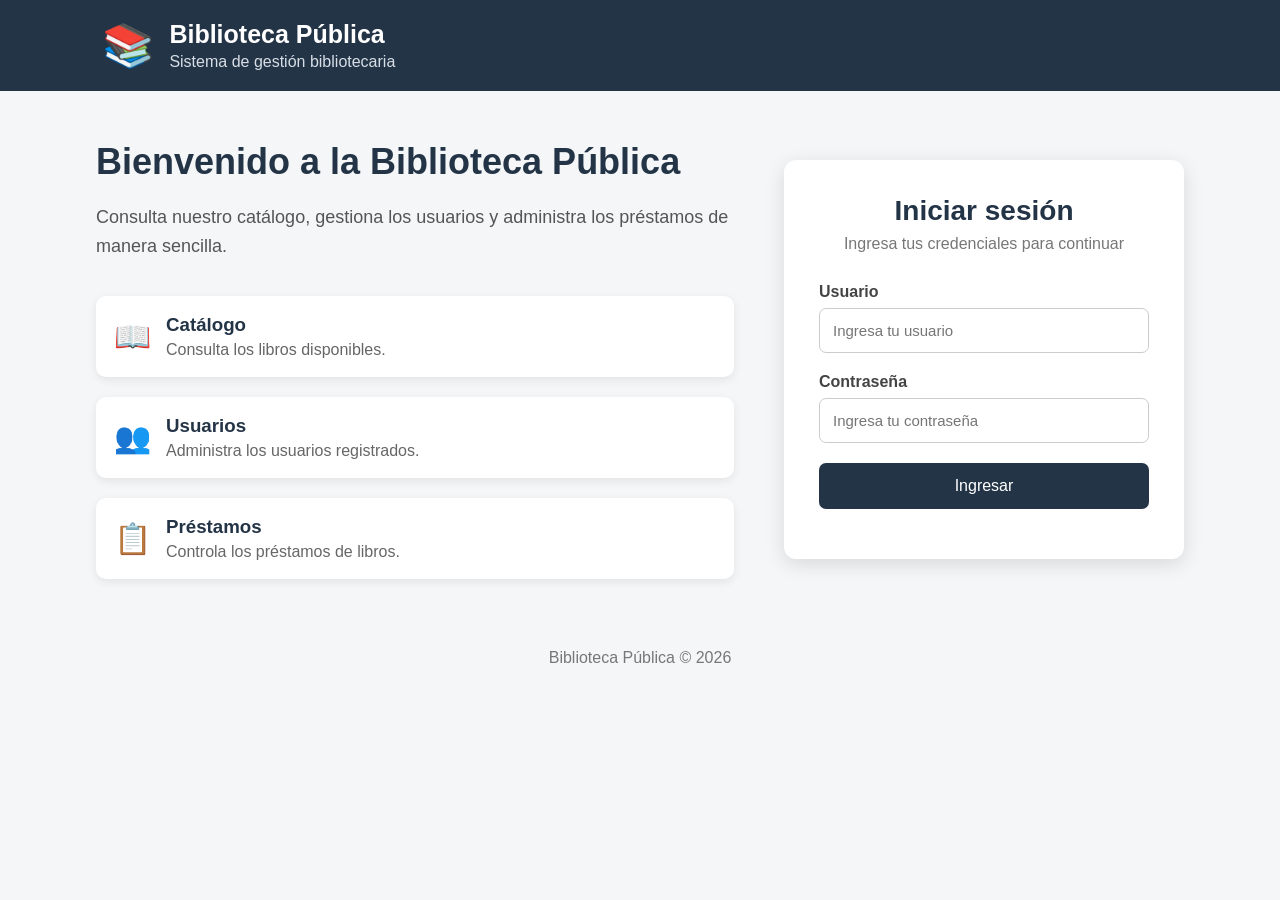
<file: index.html>
<!DOCTYPE html>
<html lang="es">
<head>
    <meta charset="UTF-8">
    <meta name="viewport" content="width=device-width, initial-scale=1.0">
    <title>Biblioteca Pública</title>
    <link rel="stylesheet" href="estilos.css">
</head>

<body>

    <header class="encabezado">
        <div class="logo">
            <span class="icono">📚</span>
            <div>
                <h1>Biblioteca Pública</h1>
                <p>Sistema de gestión bibliotecaria</p>
            </div>
        </div>
    </header>

    <main class="contenedor">

        <section class="informacion">
            <h2>Bienvenido a la Biblioteca Pública</h2>

            <p>
                Consulta nuestro catálogo, gestiona los usuarios
                y administra los préstamos de manera sencilla.
            </p>

            <div class="caracteristicas">
                <div class="caracteristica">
                    <span>📖</span>
                    <div>
                        <h3>Catálogo</h3>
                        <p>Consulta los libros disponibles.</p>
                    </div>
                </div>

                <div class="caracteristica">
                    <span>👥</span>
                    <div>
                        <h3>Usuarios</h3>
                        <p>Administra los usuarios registrados.</p>
                    </div>
                </div>

                <div class="caracteristica">
                    <span>📋</span>
                    <div>
                        <h3>Préstamos</h3>
                        <p>Controla los préstamos de libros.</p>
                    </div>
                </div>
            </div>
        </section>

        <section class="login">
            <div class="login-contenido">

                <h2>Iniciar sesión</h2>
                <p class="subtitulo">
                    Ingresa tus credenciales para continuar
                </p>

                <form id="formularioLogin">

                    <div class="campo">
                        <label for="usuario">Usuario</label>
                        <input
                            type="text"
                            id="usuario"
                            placeholder="Ingresa tu usuario"
                            required
                        >
                    </div>

                    <div class="campo">
                        <label for="contrasena">Contraseña</label>
                        <input
                            type="password"
                            id="contrasena"
                            placeholder="Ingresa tu contraseña"
                            required
                        >
                    </div>

                    <button type="submit">
                        Ingresar
                    </button>

                    <p id="mensaje"></p>

                </form>

            </div>
        </section>

    </main>

    <footer>
        <p>Biblioteca Pública &copy; 2026</p>
    </footer>

    <script src="script.js"></script>

</body>
</html>
</file>
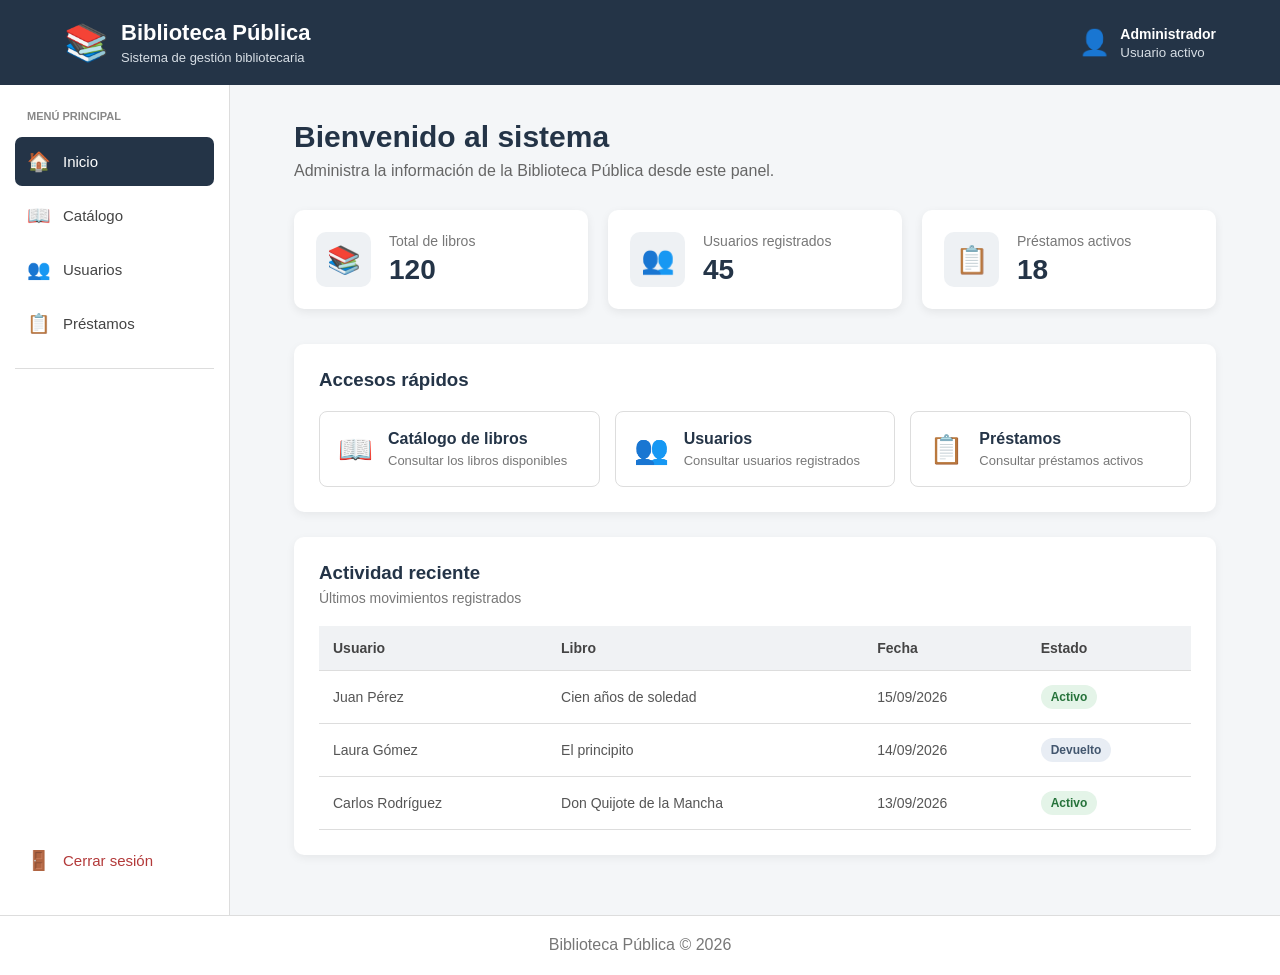
<file: dashboard.html>
<!DOCTYPE html>
<html lang="es">

<head>
    <meta charset="UTF-8">
    <meta name="viewport" content="width=device-width, initial-scale=1.0">
    <title>Dashboard - Biblioteca Pública</title>

    <link rel="stylesheet" href="estilos.css">
</head>

<body class="pagina-dashboard">

    <!-- Encabezado -->
    <header class="encabezado-dashboard">

        <div class="logo">
            <span class="icono">📚</span>

            <div>
                <h1>Biblioteca Pública</h1>
                <p>Sistema de gestión bibliotecaria</p>
            </div>
        </div>

        <div class="usuario-actual">
            <span>👤</span>
            <div>
                <strong>Administrador</strong>
                <small>Usuario activo</small>
            </div>
        </div>

    </header>


    <div class="estructura-dashboard">

        <!-- Menú lateral -->
        <aside class="menu-lateral">

            <div class="titulo-menu">
                <span>MENÚ PRINCIPAL</span>
            </div>

            <nav>

                <a href="dashboard.html" class="opcion-menu activa">
                    <span>🏠</span>
                    <span>Inicio</span>
                </a>

                <a href="#" class="opcion-menu">
                    <span>📖</span>
                    <span>Catálogo</span>
                </a>

                <a href="#" class="opcion-menu">
                    <span>👥</span>
                    <span>Usuarios</span>
                </a>

                <a href="#" class="opcion-menu">
                    <span>📋</span>
                    <span>Préstamos</span>
                </a>

            </nav>

            <div class="separador-menu"></div>

            <a href="index.html" class="opcion-menu cerrar">
                <span>🚪</span>
                <span>Cerrar sesión</span>
            </a>

        </aside>


        <!-- Contenido principal -->
        <main class="contenido-dashboard">

            <div class="encabezado-contenido">

                <div>
                    <h2>Bienvenido al sistema</h2>
                    <p>
                        Administra la información de la Biblioteca Pública
                        desde este panel.
                    </p>
                </div>

            </div>


            <!-- Tarjetas estadísticas -->
            <section class="estadisticas">

                <div class="tarjeta-estadistica">

                    <div class="icono-estadistica">
                        📚
                    </div>

                    <div>
                        <p>Total de libros</p>
                        <h3>120</h3>
                    </div>

                </div>


                <div class="tarjeta-estadistica">

                    <div class="icono-estadistica">
                        👥
                    </div>

                    <div>
                        <p>Usuarios registrados</p>
                        <h3>45</h3>
                    </div>

                </div>


                <div class="tarjeta-estadistica">

                    <div class="icono-estadistica">
                        📋
                    </div>

                    <div>
                        <p>Préstamos activos</p>
                        <h3>18</h3>
                    </div>

                </div>

            </section>


            <!-- Accesos rápidos -->
            <section class="seccion-dashboard">

                <h3>Accesos rápidos</h3>

                <div class="accesos-rapidos">

                    <a href="#" class="acceso">

                        <span class="acceso-icono">📖</span>

                        <div>
                            <strong>Catálogo de libros</strong>
                            <p>Consultar los libros disponibles</p>
                        </div>

                    </a>


                    <a href="#" class="acceso">

                        <span class="acceso-icono">👥</span>

                        <div>
                            <strong>Usuarios</strong>
                            <p>Consultar usuarios registrados</p>
                        </div>

                    </a>


                    <a href="#" class="acceso">

                        <span class="acceso-icono">📋</span>

                        <div>
                            <strong>Préstamos</strong>
                            <p>Consultar préstamos activos</p>
                        </div>

                    </a>

                </div>

            </section>


            <!-- Actividad reciente -->
            <section class="seccion-dashboard">

                <div class="titulo-seccion">

                    <div>
                        <h3>Actividad reciente</h3>
                        <p>Últimos movimientos registrados</p>
                    </div>

                </div>


                <div class="tabla-contenedor">

                    <table>

                        <thead>
                            <tr>
                                <th>Usuario</th>
                                <th>Libro</th>
                                <th>Fecha</th>
                                <th>Estado</th>
                            </tr>
                        </thead>

                        <tbody>

                            <tr>
                                <td>Juan Pérez</td>
                                <td>Cien años de soledad</td>
                                <td>15/09/2026</td>
                                <td>
                                    <span class="estado activo">
                                        Activo
                                    </span>
                                </td>
                            </tr>

                            <tr>
                                <td>Laura Gómez</td>
                                <td>El principito</td>
                                <td>14/09/2026</td>
                                <td>
                                    <span class="estado devuelto">
                                        Devuelto
                                    </span>
                                </td>
                            </tr>

                            <tr>
                                <td>Carlos Rodríguez</td>
                                <td>Don Quijote de la Mancha</td>
                                <td>13/09/2026</td>
                                <td>
                                    <span class="estado activo">
                                        Activo
                                    </span>
                                </td>
                            </tr>

                        </tbody>

                    </table>

                </div>

            </section>

        </main>

    </div>


    <!-- Pie de página -->
    <footer class="footer-dashboard">
        <p>Biblioteca Pública &copy; 2026</p>
    </footer>

</body>

</html>
</file>
<file: estilos.css>
/* =========================================
   ESTILOS GENERALES
========================================= */

* {
    margin: 0;
    padding: 0;
    box-sizing: border-box;
}

body {
    font-family: Arial, sans-serif;
    background-color: #f4f6f8;
    color: #333;
    min-height: 100vh;
}


/* =========================================
   LOGIN
========================================= */

.encabezado {
    background-color: #243447;
    color: white;
    padding: 20px 8%;
}

.logo {
    display: flex;
    align-items: center;
    gap: 15px;
}

.icono {
    font-size: 42px;
}

.logo h1 {
    font-size: 25px;
}

.logo p {
    margin-top: 4px;
    color: #d7dee5;
}

.contenedor {
    width: 85%;
    max-width: 1100px;
    margin: 50px auto;
    display: grid;
    grid-template-columns: 1fr 400px;
    gap: 50px;
    align-items: center;
}

.informacion h2 {
    font-size: 36px;
    color: #243447;
    margin-bottom: 20px;
}

.informacion > p {
    font-size: 18px;
    line-height: 1.6;
    margin-bottom: 35px;
    color: #555;
}

.caracteristicas {
    display: flex;
    flex-direction: column;
    gap: 20px;
}

.caracteristica {
    display: flex;
    align-items: center;
    gap: 15px;
    background-color: white;
    padding: 18px;
    border-radius: 10px;
    box-shadow: 0 3px 10px rgba(0, 0, 0, 0.08);
}

.caracteristica > span {
    font-size: 30px;
}

.caracteristica h3 {
    color: #243447;
    margin-bottom: 5px;
}

.caracteristica p {
    color: #666;
}

.login {
    background-color: white;
    padding: 35px;
    border-radius: 12px;
    box-shadow: 0 5px 20px rgba(0, 0, 0, 0.12);
}

.login-contenido h2 {
    text-align: center;
    color: #243447;
    margin-bottom: 8px;
    font-size: 28px;
}

.subtitulo {
    text-align: center;
    color: #777;
    margin-bottom: 30px;
}

.campo {
    margin-bottom: 20px;
}

.campo label {
    display: block;
    margin-bottom: 7px;
    font-weight: bold;
    color: #444;
}

.campo input {
    width: 100%;
    padding: 13px;
    border: 1px solid #ccc;
    border-radius: 7px;
    font-size: 15px;
}

.campo input:focus {
    outline: none;
    border-color: #243447;
}

button {
    width: 100%;
    padding: 14px;
    border: none;
    border-radius: 7px;
    background-color: #243447;
    color: white;
    font-size: 16px;
    cursor: pointer;
}

button:hover {
    background-color: #1a2735;
}

#mensaje {
    text-align: center;
    margin-top: 15px;
    font-size: 14px;
}

footer {
    text-align: center;
    padding: 20px;
    color: #777;
}


/* =========================================
   DASHBOARD
========================================= */

.pagina-dashboard {
    background-color: #f4f6f8;
}


/* Encabezado del dashboard */

.encabezado-dashboard {
    height: 85px;
    background-color: #243447;
    color: white;
    padding: 0 5%;
    display: flex;
    align-items: center;
    justify-content: space-between;
}

.encabezado-dashboard .logo {
    gap: 12px;
}

.encabezado-dashboard .logo .icono {
    font-size: 36px;
}

.encabezado-dashboard .logo h1 {
    font-size: 22px;
}

.encabezado-dashboard .logo p {
    font-size: 13px;
}


/* Usuario actual */

.usuario-actual {
    display: flex;
    align-items: center;
    gap: 10px;
}

.usuario-actual > span {
    font-size: 25px;
}

.usuario-actual strong {
    display: block;
    font-size: 14px;
}

.usuario-actual small {
    display: block;
    color: #d7dee5;
    margin-top: 3px;
}


/* Estructura */

.estructura-dashboard {
    display: flex;
    min-height: calc(100vh - 145px);
}


/* Menú lateral */

.menu-lateral {
    width: 230px;
    background-color: white;
    border-right: 1px solid #ddd;
    padding: 25px 15px;
    display: flex;
    flex-direction: column;
}

.titulo-menu {
    padding: 0 12px 15px;
    font-size: 11px;
    font-weight: bold;
    color: #888;
}

.opcion-menu {
    display: flex;
    align-items: center;
    gap: 12px;
    padding: 13px 12px;
    margin-bottom: 5px;
    border-radius: 7px;
    color: #444;
    text-decoration: none;
    font-size: 15px;
    transition: 0.2s;
}

.opcion-menu:hover {
    background-color: #f0f2f4;
}

.opcion-menu.activa {
    background-color: #243447;
    color: white;
}

.opcion-menu span:first-child {
    font-size: 19px;
}

.separador-menu {
    height: 1px;
    background-color: #ddd;
    margin: 15px 0;
}

.opcion-menu.cerrar {
    margin-top: auto;
    color: #b33a3a;
}


/* Contenido */

.contenido-dashboard {
    flex: 1;
    padding: 35px 5%;
    overflow-x: auto;
}

.encabezado-contenido {
    margin-bottom: 30px;
}

.encabezado-contenido h2 {
    font-size: 30px;
    color: #243447;
    margin-bottom: 8px;
}

.encabezado-contenido p {
    color: #666;
}


/* =========================================
   ESTADÍSTICAS
========================================= */

.estadisticas {
    display: grid;
    grid-template-columns: repeat(3, 1fr);
    gap: 20px;
    margin-bottom: 35px;
}

.tarjeta-estadistica {
    background-color: white;
    border-radius: 10px;
    padding: 22px;
    display: flex;
    align-items: center;
    gap: 18px;
    box-shadow: 0 3px 10px rgba(0, 0, 0, 0.07);
}

.icono-estadistica {
    width: 55px;
    height: 55px;
    display: flex;
    align-items: center;
    justify-content: center;
    background-color: #eef1f4;
    border-radius: 10px;
    font-size: 27px;
}

.tarjeta-estadistica p {
    color: #777;
    font-size: 14px;
    margin-bottom: 5px;
}

.tarjeta-estadistica h3 {
    color: #243447;
    font-size: 28px;
}


/* =========================================
   SECCIONES
========================================= */

.seccion-dashboard {
    background-color: white;
    border-radius: 10px;
    padding: 25px;
    margin-bottom: 25px;
    box-shadow: 0 3px 10px rgba(0, 0, 0, 0.06);
}

.seccion-dashboard h3 {
    color: #243447;
    margin-bottom: 6px;
}

.seccion-dashboard > h3 {
    margin-bottom: 20px;
}

.titulo-seccion p {
    color: #777;
    font-size: 14px;
    margin-bottom: 20px;
}


/* =========================================
   ACCESOS RÁPIDOS
========================================= */

.accesos-rapidos {
    display: grid;
    grid-template-columns: repeat(3, 1fr);
    gap: 15px;
}

.acceso {
    display: flex;
    align-items: center;
    gap: 15px;
    padding: 18px;
    border: 1px solid #ddd;
    border-radius: 8px;
    text-decoration: none;
    color: #333;
    transition: 0.2s;
}

.acceso:hover {
    background-color: #f5f6f7;
    transform: translateY(-2px);
}

.acceso-icono {
    font-size: 28px;
}

.acceso strong {
    color: #243447;
    display: block;
    margin-bottom: 5px;
}

.acceso p {
    color: #777;
    font-size: 13px;
}


/* =========================================
   TABLA
========================================= */

.tabla-contenedor {
    overflow-x: auto;
}

table {
    width: 100%;
    border-collapse: collapse;
}

thead {
    background-color: #f0f2f4;
}

th,
td {
    padding: 14px;
    text-align: left;
    border-bottom: 1px solid #ddd;
    font-size: 14px;
}

th {
    color: #444;
}

td {
    color: #555;
}


/* Estados */

.estado {
    display: inline-block;
    padding: 5px 10px;
    border-radius: 20px;
    font-size: 12px;
    font-weight: bold;
}

.estado.activo {
    background-color: #e4f4e8;
    color: #26733b;
}

.estado.devuelto {
    background-color: #e8edf4;
    color: #42566e;
}


/* =========================================
   FOOTER DASHBOARD
========================================= */

.footer-dashboard {
    height: 60px;
    padding: 20px;
    background-color: white;
    border-top: 1px solid #ddd;
    text-align: center;
    color: #777;
}


/* =========================================
   RESPONSIVE
========================================= */

@media (max-width: 900px) {

    .estadisticas {
        grid-template-columns: 1fr;
    }

    .accesos-rapidos {
        grid-template-columns: 1fr;
    }

    .menu-lateral {
        width: 200px;
    }
}


@media (max-width: 700px) {

    .encabezado-dashboard {
        padding: 0 20px;
    }

    .usuario-actual {
        display: none;
    }

    .estructura-dashboard {
        flex-direction: column;
    }

    .menu-lateral {
        width: 100%;
        border-right: none;
        border-bottom: 1px solid #ddd;
        padding: 10px;
    }

    .titulo-menu {
        display: none;
    }

    .menu-lateral nav {
        display: flex;
        gap: 5px;
        overflow-x: auto;
    }

    .opcion-menu {
        white-space: nowrap;
    }

    .separador-menu {
        display: none;
    }

    .opcion-menu.cerrar {
        margin-top: 5px;
    }

    .contenido-dashboard {
        padding: 25px 20px;
    }

    .contenedor {
        grid-template-columns: 1fr;
        width: 90%;
        margin: 30px auto;
    }

    .informacion h2 {
        font-size: 28px;
    }
}
</file>
